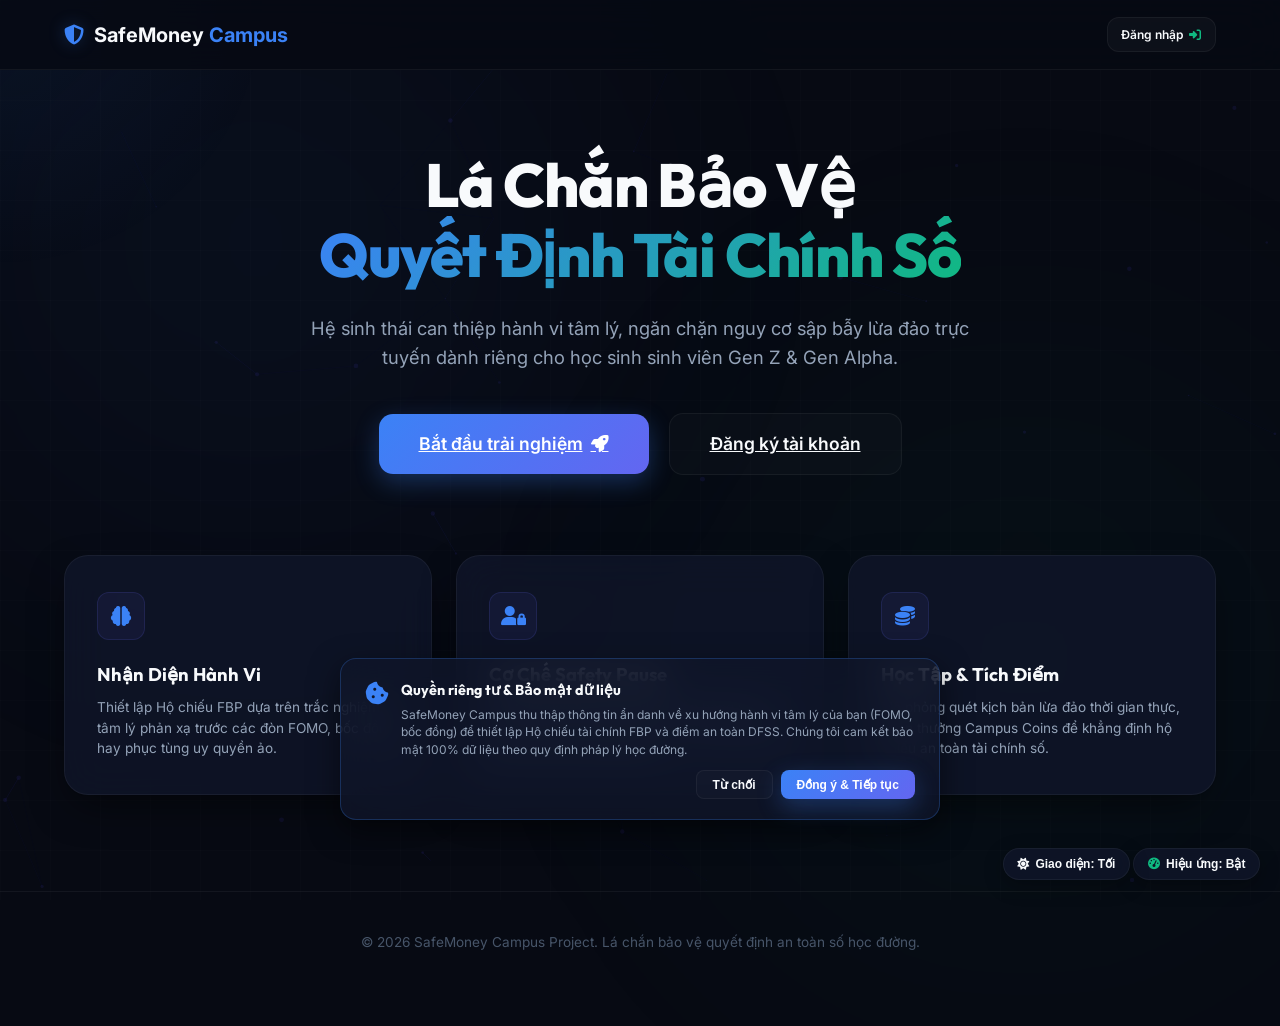
<file: index.html>
<!DOCTYPE html>
<html lang="vi">
<head>
    <meta charset="UTF-8">
    <meta name="viewport" content="width=device-width, initial-scale=1.0">
    <title>SafeMoney Campus | Lá Chắn Bảo Vệ Quyết Định Số</title>
    
    <!-- CSS and Fonts -->
    <link rel="stylesheet" href="./css/style.css">
    <link rel="stylesheet" href="https://cdnjs.cloudflare.com/ajax/libs/font-awesome/6.4.0/css/all.min.css">
</head>
<body>
    <!-- Network Particles Canvas -->
    <div id="particles-js" style="position: fixed; width: 100%; height: 100%; top: 0; left: 0; z-index: -3; pointer-events: none;"></div>
    
    <!-- Subtle Grid Scan background -->
    <div class="grid-bg"></div>
    
    <!-- Mouse Spotlight glow background -->
    <div class="mouse-glow"></div>

    <!-- Ambient Glows -->
    <div class="bg-glow bg-glow-1"></div>
    <div class="bg-glow bg-glow-2"></div>

    <!-- Simple Header -->
    <header class="app-header">
        <div class="container header-container">
            <div class="logo-box">
                <i class="fa-solid fa-shield-halved"></i>
                <div class="logo-text">SafeMoney<span> Campus</span></div>
            </div>
            
            <div class="header-stats" id="header-links">
                <!-- Swapped dynamically by JS -->
                <a href="./login.html" class="stat-tag score" style="text-decoration: none; color: var(--text-primary);">
                    Đăng nhập <i class="fa-solid fa-right-to-bracket"></i>
                </a>
            </div>
        </div>
    </header>

    <main class="container">
        <section class="landing-hero">
            <h1 class="hero-title">Lá Chắn Bảo Vệ <br><span>Quyết Định Tài Chính Số</span></h1>
            <p class="hero-lead">Hệ sinh thái can thiệp hành vi tâm lý, ngăn chặn nguy cơ sập bẫy lừa đảo trực tuyến dành riêng cho học sinh sinh viên Gen Z & Gen Alpha.</p>
            
            <div id="hero-actions">
                <a href="./login.html" class="btn btn-primary" style="font-size: 1.1rem; padding: 1rem 2.5rem; margin-right: 1rem;" id="btn-primary-action">
                    Bắt đầu trải nghiệm <i class="fa-solid fa-rocket"></i>
                </a>
                <a href="./login.html?tab=register" class="btn btn-secondary" style="font-size: 1.1rem; padding: 1rem 2.5rem;" id="btn-secondary-action">
                    Đăng ký tài khoản
                </a>
            </div>

            <!-- Features details block -->
            <div class="features-grid">
                <!-- Feature 1 -->
                <div class="feature-card glass-panel">
                    <div class="feature-icon"><i class="fa-solid fa-brain"></i></div>
                    <h3>Nhận Diện Hành Vi</h3>
                    <p>Thiết lập Hộ chiếu FBP dựa trên trắc nghiệm tâm lý phản xạ trước các đòn FOMO, bốc đồng hay phục tùng uy quyền ảo.</p>
                </div>
                <!-- Feature 2 -->
                <div class="feature-card glass-panel">
                    <div class="feature-icon"><i class="fa-solid fa-user-lock"></i></div>
                    <h3>Cơ Chế Safety Pause</h3>
                    <p>Ngắt đứt đòn thao túng khẩn cấp bằng màn hình đếm ngược khóa hành vi, mở rộng không gian tư duy lý trí phản biện.</p>
                </div>
                <!-- Feature 3 -->
                <div class="feature-card glass-panel">
                    <div class="feature-icon"><i class="fa-solid fa-coins"></i></div>
                    <h3>Học Tập & Tích Điểm</h3>
                    <p>Mô phỏng quét kịch bản lừa đảo thời gian thực, nhận thưởng Campus Coins để khẳng định hộ chiếu an toàn tài chính số.</p>
                </div>
            </div>
        </section>
    </main>

    <!-- Privacy / Cookie Consent Banner -->
    <div id="privacy-banner" class="glass-panel" style="position: fixed; bottom: 80px; left: 50%; transform: translateX(-50%); width: 90%; max-width: 600px; padding: 1.25rem 1.5rem; display: flex; flex-direction: column; gap: 12px; z-index: 1000; box-shadow: 0 10px 30px rgba(0,0,0,0.5); border: 1px solid rgba(59, 130, 246, 0.25); border-radius: 16px; backdrop-filter: blur(20px); transition: opacity 0.3s ease;">
        <div style="display: flex; align-items: flex-start; gap: 12px;">
            <i class="fa-solid fa-cookie-bite" style="color: var(--color-primary); font-size: 1.5rem; margin-top: 2px;"></i>
            <div>
                <h4 style="margin: 0; font-family: var(--font-heading); font-size: 0.9rem; font-weight: 700; color: var(--text-primary);">Quyền riêng tư & Bảo mật dữ liệu</h4>
                <p style="margin: 4px 0 0 0; color: var(--text-secondary); font-size: 0.75rem; line-height: 1.45;">SafeMoney Campus thu thập thông tin ẩn danh về xu hướng hành vi tâm lý của bạn (FOMO, bốc đồng) để thiết lập Hộ chiếu tài chính FBP và điểm an toàn DFSS. Chúng tôi cam kết bảo mật 100% dữ liệu theo quy định pháp lý học đường.</p>
            </div>
        </div>
        <div style="display: flex; justify-content: flex-end; gap: 8px;">
            <button class="btn btn-secondary" id="btn-privacy-decline" style="padding: 0.4rem 1rem; font-size: 0.75rem; border-radius: 8px;">Từ chối</button>
            <button class="btn btn-primary" id="btn-privacy-accept" style="padding: 0.4rem 1rem; font-size: 0.75rem; border-radius: 8px;">Đồng ý & Tiếp tục</button>
        </div>
    </div>

    <footer style="padding: 2.5rem 0; border-top: 1px solid var(--border-color); text-align: center; color: var(--text-muted); font-size: 0.85rem; margin-top: 3rem;">
        <div class="container">
            <p>&copy; 2026 SafeMoney Campus Project. Lá chắn bảo vệ quyết định an toàn số học đường.</p>
        </div>
    </footer>

    <!-- Scripts -->
    <script src="./assets/particles.min.js"></script>
    <script src="./js/script.js"></script>
    
    <script>
        document.addEventListener('DOMContentLoaded', () => {
            const currentUser = JSON.parse(localStorage.getItem('sm_current_user'));
            const headerLinks = document.getElementById('header-links');
            const heroActions = document.getElementById('hero-actions');
            
            if (currentUser) {
                const redirectPath = currentUser.isProfileCompleted ? './dashboard.html' : './onboarding.html';
                
                headerLinks.innerHTML = `
                    <a href="${redirectPath}" class="stat-tag score" style="text-decoration: none; color: var(--color-safe); font-weight:700;">
                        <i class="fa-solid fa-gauge-high"></i> Dashboard
                    </a>
                `;
                heroActions.innerHTML = `
                    <a href="${redirectPath}" class="btn btn-primary" style="font-size: 1.1rem; padding: 1rem 2.5rem;">
                        Truy cập ứng dụng <i class="fa-solid fa-arrow-right"></i>
                    </a>
                `;
            }

            // Cookie consent logic
            const banner = document.getElementById('privacy-banner');
            const acceptBtn = document.getElementById('btn-privacy-accept');
            const declineBtn = document.getElementById('btn-privacy-decline');

            if (localStorage.getItem('cookie_consent') === 'true') {
                banner.style.display = 'none';
            }

            acceptBtn.addEventListener('click', () => {
                localStorage.setItem('cookie_consent', 'true');
                banner.style.opacity = '0';
                setTimeout(() => banner.style.display = 'none', 300);
                if (window.showToast) window.showToast('Cảm ơn bạn đã chấp thuận chính sách bảo mật!', 'success');
            });

            declineBtn.addEventListener('click', () => {
                banner.style.opacity = '0';
                setTimeout(() => banner.style.display = 'none', 300);
                if (window.showToast) window.showToast('Bạn đã từ chối chia sẻ Cookies, một số cấu hình có thể không lưu trữ lâu dài.', 'warning');
            });
        });
    </script>
</body>
</html>
</file>
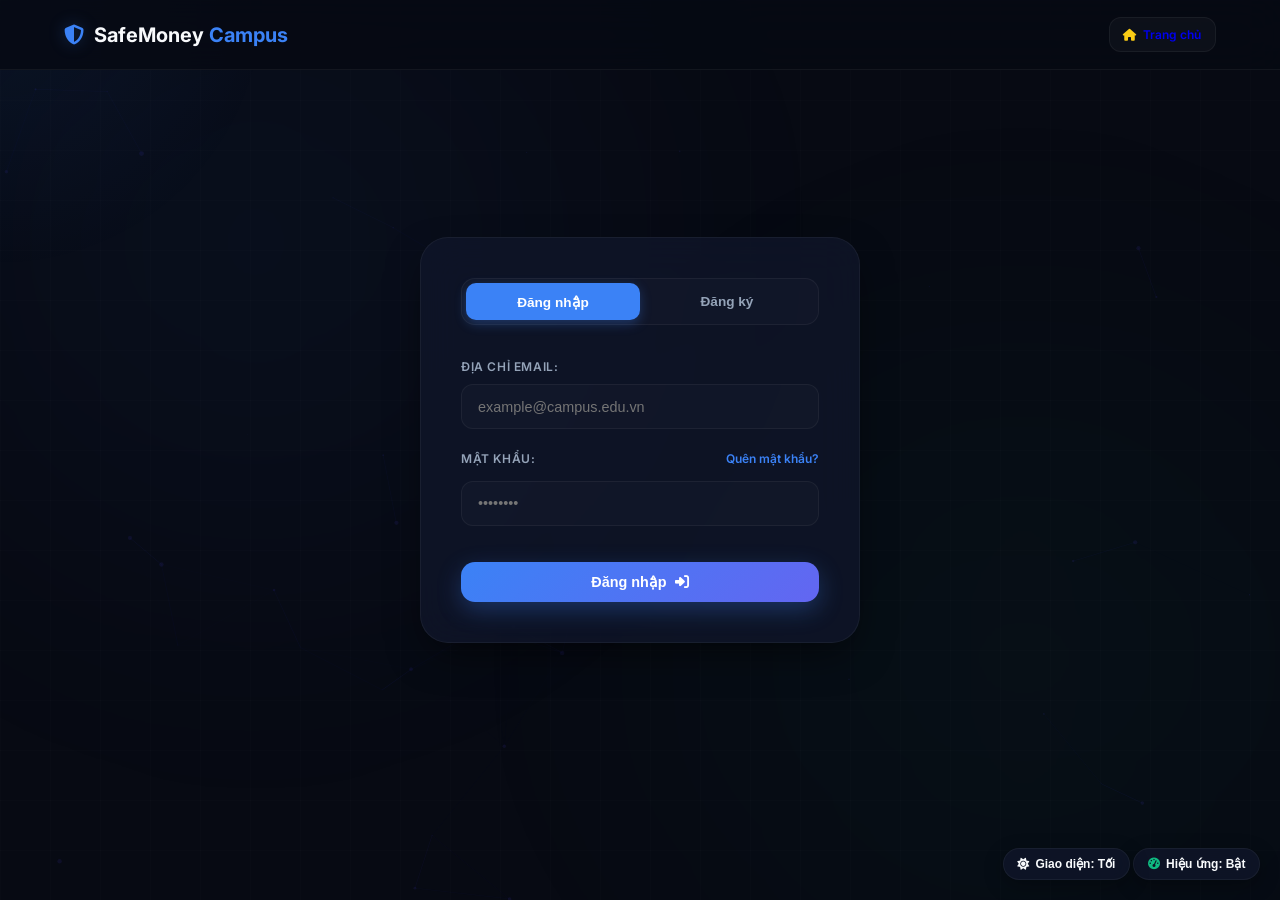
<file: dashboard.html>
<!DOCTYPE html>
<html lang="vi">
<head>
    <meta charset="UTF-8">
    <meta name="viewport" content="width=device-width, initial-scale=1.0">
    <title>SafeMoney Campus | Bảng Điều Khiển & Mô Phỏng</title>
    
    <!-- CSS and Fonts -->
    <link rel="stylesheet" href="./css/style.css">
    <link rel="stylesheet" href="https://cdnjs.cloudflare.com/ajax/libs/font-awesome/6.4.0/css/all.min.css">
    
    <style>
        /* Specific header controls overlay adjustments */
        .header-stats {
            display: flex;
            align-items: center;
            gap: 12px;
        }
        .header-btn {
            background: transparent;
            border: none;
            cursor: pointer;
            color: var(--text-primary);
            font-size: 0.95rem;
            display: flex;
            align-items: center;
            gap: 6px;
            padding: 0.4rem 0.75rem;
            border-radius: 10px;
            transition: var(--transition-smooth);
        }
        .header-btn:hover {
            background: rgba(255, 255, 255, 0.05);
        }
    </style>
</head>
<body>
    <!-- Network Particles Canvas -->
    <div id="particles-js" style="position: fixed; width: 100%; height: 100%; top: 0; left: 0; z-index: -3; pointer-events: none;"></div>
    
    <!-- Subtle Grid Scan background -->
    <div class="grid-bg"></div>
    
    <!-- Mouse Spotlight glow background -->
    <div class="mouse-glow"></div>

    <!-- Background glows -->
    <div class="bg-glow bg-glow-1"></div>
    <div class="bg-glow bg-glow-2"></div>

    <!-- App Header -->
    <header class="app-header" id="app-header">
        <div class="container header-container">
            <a href="./index.html" class="logo-box" style="text-decoration: none; color: inherit;">
                <i class="fa-solid fa-shield-halved"></i>
                <div class="logo-text">SafeMoney<span> Campus</span></div>
            </a>
            
            <div class="header-stats">
                <!-- DFSS Widget -->
                <div class="stat-tag score score-widget" title="Điểm an toàn tài chính số">
                    <i class="fa-solid fa-shield-heart"></i> <span id="header-dfss">60/100 DFSS</span>
                </div>
                
                <!-- Coin Widget -->
                <div class="stat-tag coins coins-widget" title="Campus Coins tích lũy">
                    <i class="fa-solid fa-coins"></i> <span id="header-coins">100 CC</span>
                </div>
                
                <!-- Account Selector dropdown wrapper -->
                <div class="accounts-dropdown-wrapper">
                    <button class="header-btn" id="btn-header-switcher" title="Chuyển đổi tài khoản">
                        <i class="fa-solid fa-circle-user" style="color: var(--color-primary); font-size: 1.2rem;"></i>
                        <i class="fa-solid fa-chevron-down" style="font-size: 0.65rem; color: var(--text-secondary);"></i>
                    </button>
                    
                    <div class="accounts-dropdown-panel" id="accounts-dropdown">
                        <div class="dropdown-title">Chuyển tài khoản</div>
                        <div id="accounts-list-container">
                            <!-- Switch buttons are rendered here dynamically -->
                        </div>
                        <a href="./login.html?tab=register" class="add-account-link">
                            <i class="fa-solid fa-plus"></i> Thêm tài khoản
                        </a>
                        <button class="logout-btn-dropdown" id="logout-btn-header" style="margin-top:8px; border-top: 1px solid var(--border-color); display:flex; align-items:center; gap:8px; width:100%; padding:0.6rem 0.75rem; background:transparent; border:none; color:#f87171; font-size:0.8rem; font-weight:600; cursor:pointer; border-radius:8px; transition:var(--transition-smooth);">
                            <i class="fa-solid fa-right-from-bracket"></i> Đăng xuất
                        </button>
                    </div>
                </div>
            </div>
        </div>
    </header>

    <main class="container" style="padding-top: 2rem;">
        <!-- Tab buttons -->
        <div style="display: flex; gap: 8px; border-bottom: 1px solid var(--border-color); padding-bottom: 8px; margin-bottom: 1.5rem;">
            <button class="auth-tab-btn active tab-btn" id="tab-btn-dashboard" style="max-width: 200px;">Bảng điều khiển</button>
            <button class="auth-tab-btn tab-btn" id="tab-btn-simulator" style="max-width: 200px;">Trình giả lập quét</button>
        </div>

        <!-- ========================================================================= -->
        <!-- VIEW 1: DEDICATED TELEMETRY DASHBOARD -->
        <!-- ========================================================================= -->
        <div class="view-panel active" id="panel-dashboard">
            <div class="dashboard-grid">
                
                <!-- Left: Donut DFSS Gauge Card -->
                <div class="dash-score-card glass-panel">
                    <div class="score-circle-container">
                        <div class="gauge-wrapper">
                            <svg class="gauge-svg" viewBox="0 0 160 160">
                                <circle class="gauge-bg" cx="80" cy="80" r="70"></circle>
                                <circle class="gauge-fill" id="dfss-fill" cx="80" cy="80" r="70"></circle>
                            </svg>
                            <div class="gauge-value" id="dfss-text-val">60<span>/100</span></div>
                        </div>
                        <h4 class="score-rating" id="lbl-score-rating">ĐANG PHÂN TÍCH...</h4>
                        <p class="score-desc" id="lbl-score-desc">Hệ thống đang tiến hành tính toán hồ sơ dữ liệu an toàn số của bạn.</p>
                    </div>
                </div>
                
                <!-- Middle: Financial Behavior Passport with SVG Radar Chart -->
                <div class="dash-passport-card glass-panel" style="overflow: hidden;">
                    <div class="passport-card-content">
                        <div class="passport-header">
                            <div>
                                <h3 style="font-family: var(--font-heading); font-size: 1.05rem; font-weight: 800; letter-spacing: 0.05em; color: var(--color-primary);">FBP PASSPORT</h3>
                                <span style="font-size: 0.6rem; color: var(--text-muted); font-weight: 700; letter-spacing: 0.1em;">FINANCIAL BEHAVIORAL PROFILE</span>
                            </div>
                            <div class="passport-chip" title="NFC Microchip an toàn"></div>
                        </div>
                        
                        <!-- Dual-column: Info details and spider-web graph -->
                        <div class="passport-grid-visual">
                            <div class="passport-details-column">
                                <div class="passport-row-item">
                                    <span>Chủ tài khoản (Holder)</span>
                                    <strong id="lbl-fullname">Tải dữ liệu...</strong>
                                </div>
                                <div class="passport-row-item">
                                    <span>Định danh email</span>
                                    <strong id="lbl-email" style="font-size: 0.75rem; word-break: break-all;">Tải dữ liệu...</strong>
                                </div>
                                <div class="passport-row-item">
                                    <span>Xếp hạng an toàn</span>
                                    <strong id="lbl-classification" style="color: var(--color-primary);">TIER 2 GUARD</strong>
                                </div>
                            </div>
                            
                            <!-- SVG dynamic Radar Chart -->
                            <div class="radar-box">
                                <svg class="radar-svg" viewBox="0 0 120 120">
                                    <!-- Back grid rings -->
                                    <circle class="radar-grid" cx="60" cy="60" r="40"></circle>
                                    <circle class="radar-grid" cx="60" cy="60" r="28"></circle>
                                    <circle class="radar-grid" cx="60" cy="60" r="16"></circle>
                                    
                                    <!-- Axes lines -->
                                    <!-- Top axis (FOMO) -->
                                    <line class="radar-axis" x1="60" y1="60" x2="60" y2="20"></line>
                                    <!-- Bottom Right axis (Impulsiveness) -->
                                    <line class="radar-axis" x1="60" y1="60" x2="94.6" y2="80"></line>
                                    <!-- Bottom Left axis (Authority Sensitivity) -->
                                    <line class="radar-axis" x1="60" y1="60" x2="25.4" y2="80"></line>
                                    
                                    <!-- Parameter text markers -->
                                    <text x="60" y="16" fill="var(--text-secondary)" font-size="6.5" font-weight="700" text-anchor="middle">FOMO</text>
                                    <text x="100" y="86" fill="var(--text-secondary)" font-size="6.5" font-weight="700" text-anchor="middle">BỐC ĐỒNG</text>
                                    <text x="20" y="86" fill="var(--text-secondary)" font-size="6.5" font-weight="700" text-anchor="middle">UY QUYỀN</text>
                                    
                                    <!-- Filled Dynamic Polygon representation -->
                                    <polygon class="radar-polygon" id="radar-poly" points="60,60 60,60 60,60"></polygon>
                                </svg>
                            </div>
                        </div>
                        
                        <!-- Core metrics summary stats -->
                        <div style="display: flex; justify-content: space-between; border-top: 1px solid var(--border-color); padding-top: 10px; margin-top: 10px; font-size: 0.7rem; color: var(--text-secondary);">
                            <div>FOMO: <strong id="lbl-fomo-val" style="color: var(--text-primary);">50%</strong></div>
                            <div>Bốc đồng: <strong id="lbl-imp-val" style="color: var(--text-primary);">50%</strong></div>
                            <div>Uy quyền: <strong id="lbl-aut-val" style="color: var(--text-primary);">50%</strong></div>
                        </div>
                    </div>
                </div>
                
                <!-- Right: Tasks / Rewards Ledger Card -->
                <div class="dash-rewards-card glass-panel">
                    <h3 style="font-family: var(--font-heading); font-size: 1rem; font-weight: 700; margin-bottom: 1rem;">Nhiệm vụ nhận Coins</h3>
                    <div class="ledger-wrapper">
                        <!-- Task 1 -->
                        <div class="ledger-row" id="ledger-task-1">
                            <div class="ledger-info">
                                <i class="fa-solid fa-id-card"></i>
                                <span>Khảo sát hồ sơ hành vi FBP</span>
                            </div>
                            <span class="coin-plus">+50 CC</span>
                        </div>
                        <!-- Task 2 -->
                        <div class="ledger-row" id="ledger-task-2">
                            <div class="ledger-info">
                                <i class="fa-solid fa-magnifying-glass-chart"></i>
                                <span>Quét tin nhắn đáng ngờ đầu tiên</span>
                            </div>
                            <span class="coin-plus">+20 CC</span>
                        </div>
                        <!-- Task 3 -->
                        <div class="ledger-row" id="ledger-task-3">
                            <div class="ledger-info">
                                <i class="fa-solid fa-ban"></i>
                                <span>Hủy giao dịch tại Safety Pause</span>
                            </div>
                            <span class="coin-plus">+30 CC</span>
                        </div>
                    </div>
                    
                    <div style="margin-top: 1.5rem; text-align: center; background: rgba(255,255,255,0.01); border: 1px dashed var(--border-color); border-radius: 12px; padding: 1rem;">
                        <span style="font-size: 0.65rem; color: var(--text-secondary); display: block; text-transform: uppercase; font-weight: 700;">Ví Campus Coins</span>
                        <strong id="dashboard-coins-val" style="font-size: 1.3rem; color: var(--color-coin); font-family: var(--font-heading); filter: drop-shadow(0 0 10px rgba(250,204,21,0.2));">100 CC</strong>
                    </div>
                </div>
            </div>

            <!-- Scanning transaction logs -->
            <div class="glass-panel" style="margin-top: 1.5rem; padding: 1.5rem 2rem;">
                <h3 style="font-family: var(--font-heading); font-size: 1rem; font-weight: 700; display: flex; align-items: center; gap: 8px; margin-bottom: 0.5rem;">
                    <i class="fa-solid fa-receipt" style="color: var(--color-primary);"></i> Nhật ký quét bảo mật
                </h3>
                <div class="history-table-container">
                    <table class="history-table">
                        <thead>
                            <tr>
                                <th style="width: 50%;">Nội dung tin nhắn</th>
                                <th style="width: 15%;">Rủi ro DRS</th>
                                <th style="width: 20%;">Quyết định</th>
                                <th style="width: 15%;">Thời gian</th>
                            </tr>
                        </thead>
                        <tbody id="scans-history-body">
                            <!-- Dynamic records synced here -->
                        </tbody>
                    </table>
                </div>
            </div>

            <!-- Dashboard footer logout button -->
            <div style="display: flex; justify-content: flex-end; margin-top: 1.5rem;">
                <button class="btn btn-restart" id="btn-logout-direct" style="padding: 0.55rem 1.25rem; font-size: 0.8rem; border-radius: 10px; color:#f87171; border-color: rgba(239, 68, 68, 0.15); background: rgba(239, 68, 68, 0.02);">
                    <i class="fa-solid fa-right-from-bracket"></i> Đăng xuất tài khoản
                </button>
            </div>
        </div>

        <!-- ========================================================================= -->
        <!-- VIEW 2: SCAM SIMULATOR SCANNER -->
        <!-- ========================================================================= -->
        <div class="view-panel" id="panel-simulator">
            <div class="simulator-layout">
                <!-- Simulator core scanning console -->
                <div class="sim-left-panel glass-panel">
                    <h2 style="font-family: var(--font-heading); font-size: 1.3rem; font-weight: 700; margin-bottom: 0.5rem; color: var(--color-primary);">Mô phỏng quét mã độc & tin nhắn lừa đảo</h2>
                    <p style="color: var(--text-secondary); font-size: 0.8rem; margin-bottom: 1.5rem;">Chọn một trong các kịch bản lừa đảo tài chính soạn sẵn ở bảng bên phải hoặc nhập một tin nhắn đáng ngờ tùy ý để kiểm tra chỉ số rủi ro quyết định.</p>
                    
                    <textarea class="text-input" id="text-input" placeholder="Chọn kịch bản lừa đảo hoặc dán nội dung tin nhắn đáng ngờ vào đây để phân tích..."></textarea>
                    
                    <div style="display: flex; gap: 10px; justify-content: flex-end;">
                        <button class="btn btn-secondary" id="btn-clear-text" onclick="document.getElementById('text-input').value = ''" style="padding: 0.7rem 1.25rem;">Xóa</button>
                        <button class="btn btn-primary" id="btn-start-scan" style="padding: 0.7rem 1.5rem;">
                            Quét phân tích AI <i class="fa-solid fa-wand-magic-sparkles"></i>
                        </button>
                    </div>
                </div>
                
                <!-- Dynamic simulator status side panel -->
                <div class="sim-right-panel glass-panel" style="min-height: 280px; justify-content: center;">
                    <!-- Placeholder status -->
                    <div id="placeholder-view" style="text-align: center; padding: 2rem 0;">
                        <i class="fa-solid fa-shield-halved" style="font-size: 3rem; color: var(--text-muted); margin-bottom: 1rem; animation: iconPulse 2s infinite alternate;"></i>
                        <p style="color: var(--text-secondary); font-size: 0.8rem; max-width: 220px; margin: 0 auto;">Chờ lệnh quét từ bảng điều khiển console...</p>
                    </div>
                    
                    <!-- Loading scanner progress -->
                    <div id="progress-view" class="scan-progress-box" style="display: none;">
                        <div class="progress-container">
                            <div class="inner-bar" id="inner-bar"></div>
                        </div>
                        <div class="step-log-list">
                            <div class="step-log-item" id="log-step-1">
                                <i class="fa-solid fa-circle-check"></i> Phân tích ngữ cảnh đe dọa / thúc giục
                            </div>
                            <div class="step-log-item" id="log-step-2">
                                <i class="fa-solid fa-circle-check"></i> Tra cứu danh bạ & IP máy chủ liên kết
                            </div>
                            <div class="step-log-item" id="log-step-3">
                                <i class="fa-solid fa-circle-check"></i> Lập chỉ số điểm rủi ro DRS tổng quát
                            </div>
                        </div>
                    </div>
                    
                    <!-- Result View output -->
                    <div id="result-view" style="display: none; animation: slideUpFade 0.4s ease;">
                        <div style="display: flex; align-items: center; justify-content: space-between; margin-bottom: 1rem; border-bottom: 1px solid var(--border-color); padding-bottom: 0.5rem;">
                            <span style="font-size: 0.7rem; color: var(--text-secondary); font-weight: 700; text-transform: uppercase;">Chỉ số Rủi ro quyết định (DRS)</span>
                            <strong id="lbl-result-drs" style="color: var(--color-danger); font-size: 1.15rem; font-family: var(--font-heading);">85/100</strong>
                        </div>
                        <h4 id="lbl-result-verdict" style="font-family: var(--font-heading); font-size: 1.05rem; font-weight: 700; margin-bottom: 0.5rem; color: var(--color-danger);">CẢNH BÁO NGUY HIỂM</h4>
                        <p id="lbl-result-desc" style="color: var(--text-secondary); font-size: 0.78rem; line-height: 1.5; margin-bottom: 1.25rem;">Nội dung chứa cấu trúc đe dọa khẩn cấp ép buộc chuyển tiền hoặc click link độc hại.</p>
                        
                        <div style="background: rgba(255,255,255,0.01); border: 1px solid var(--border-color); border-radius: 12px; padding: 0.75rem 1rem; font-size: 0.75rem; color: var(--text-secondary);">
                            <i class="fa-solid fa-circle-info" style="color: var(--color-primary); margin-right: 6px;"></i>
                            Mức điểm DRS lớn hơn 70 sẽ kích hoạt khóa can thiệp tâm lý Safety Pause.
                        </div>
                    </div>
                </div>
            </div>

            <!-- Scam Preset Scenarios Catalog -->
            <div class="glass-panel" style="margin-top: 1.5rem;">
                <h3 style="font-family: var(--font-heading); font-size: 1rem; font-weight: 700; margin-bottom: 1.25rem; display: flex; align-items: center; gap: 8px;">
                    <i class="fa-solid fa-list-check" style="color: var(--color-primary);"></i> Kịch bản lừa đảo mô phỏng
                </h3>
                <div class="scan-preset-list">
                    <!-- Preset 1 -->
                    <button class="preset-row" data-score="85" data-target="fomo" style="width: 100%; text-align: left; display: flex; align-items: center; justify-content: space-between;">
                        <span class="preset-text" style="font-weight: 600;">[Shopee] Voucher tặng thưởng sinh viên 50 triệu đồng sắp hết hạn chỉ trong 3 phút, click http://shopee-campus-voucher.gift để nhận!</span>
                        <span class="stat-tag score" style="color: var(--color-warning); font-size: 0.65rem;">FOMO (85 DRS)</span>
                    </button>
                    <!-- Preset 2 -->
                    <button class="preset-row" data-score="92" data-target="authority" style="width: 100%; text-align: left; display: flex; align-items: center; justify-content: space-between;">
                        <span class="preset-text" style="font-weight: 600;">[BIDV Alert] Tai khoan cua quy khach hien dang lien quan den an hanh vi rua tien. Vui long click nhap thong tin tai http://bidv-secure-verification.login de tránh bị phong tỏa.</span>
                        <span class="stat-tag score" style="color: var(--color-danger); font-size: 0.65rem;">UY QUYỀN (92 DRS)</span>
                    </button>
                    <!-- Preset 3 -->
                    <button class="preset-row" data-score="30" data-target="impulsiveness" style="width: 100%; text-align: left; display: flex; align-items: center; justify-content: space-between;">
                        <span class="preset-text" style="font-weight: 600;">[BK Campus] Thong bao: Lich dong hoc phi hoc ky 1 se duoc mo tu ngay mai tren he thong cong tin chính thuc SIS.</span>
                        <span class="stat-tag score" style="color: var(--color-safe); font-size: 0.65rem;">TIN NHẮN THƯỜNG (30 DRS)</span>
                    </button>
                </div>
            </div>
        </div>
    </main>

    <!-- ========================================================================= -->
    <!-- SAFETY PAUSE COUNTDOWN LOCK MODAL OVERLAY -->
    <!-- ========================================================================= -->
    <div class="safety-pause-overlay" id="safety-pause-modal">
        <div class="safety-pause-box">
            <div class="pause-icon">
                <i class="fa-solid fa-triangle-exclamation"></i>
            </div>
            
            <h2 class="pause-head-title">SAFETY PAUSE ACTIVATED</h2>
            <p class="pause-desc-lead">Hệ thống đang ngắt đòn thao túng khẩn cấp để bảo vệ giao dịch của bạn.</p>
            
            <!-- Self-reflection questions card -->
            <div class="reflection-question-card">
                <div class="ref-title">
                    <i class="fa-solid fa-lightbulb"></i> Câu hỏi tự vấn thức tỉnh tư duy lý trí:
                </div>
                <p class="ref-text" id="pause-question">Tại sao họ lại liên tục ép buộc bạn phải thực hiện giao dịch khẩn cấp này mà không cho phép bạn kiểm tra chéo độc lập?</p>
            </div>
            
            <!-- Countdown circle loader -->
            <div class="timer-ring-container">
                <svg class="timer-svg" viewBox="0 0 100 100">
                    <circle class="timer-ring-bg" cx="50" cy="50" r="45"></circle>
                    <circle class="timer-ring-fill" id="timer-ring-fill" cx="50" cy="50" r="45"></circle>
                </svg>
                <div class="timer-text-display" id="timer-text">30</div>
            </div>
            
            <div class="pause-buttons-wrap">
                <button type="button" class="btn btn-abort-action" id="btn-pause-abort">
                    <i class="fa-solid fa-ban"></i> Hủy giao dịch (Khuyên dùng)
                </button>
                <button type="button" class="btn btn-continue-action" id="btn-pause-continue" disabled>
                    <span>Tiếp tục giao dịch (Bị khóa)</span> <i class="fa-solid fa-triangle-exclamation"></i>
                </button>
            </div>
        </div>
    </div>

    <!-- Scripts -->
    <script src="./assets/particles.min.js"></script>
    <script src="./js/script.js"></script>
</body>
</html>
</file>
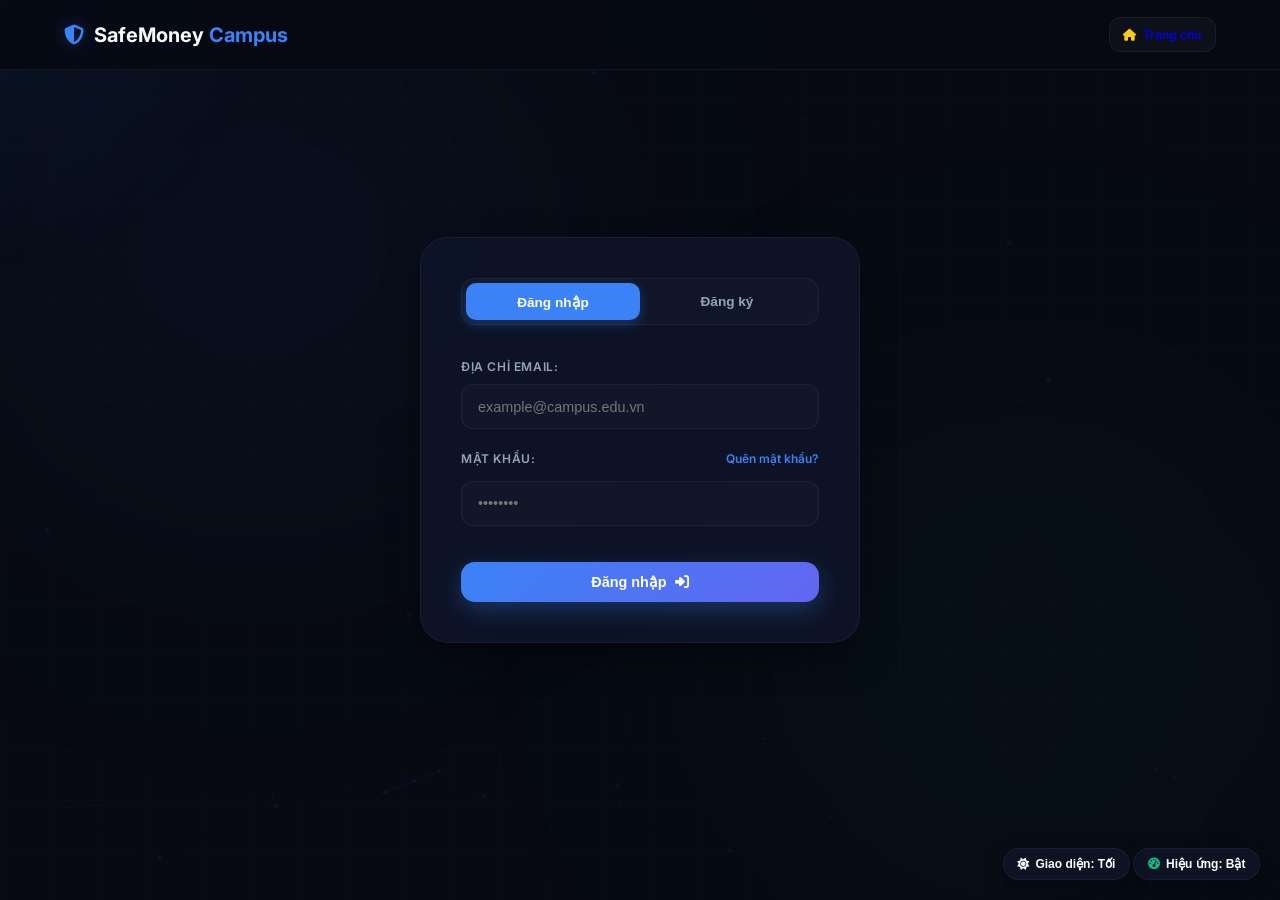
<file: login.html>
<!DOCTYPE html>
<html lang="vi">
<head>
    <meta charset="UTF-8">
    <meta name="viewport" content="width=device-width, initial-scale=1.0">
    <title>SafeMoney Campus | Đăng Nhập & Xác Thực</title>
    
    <!-- CSS and Fonts -->
    <link rel="stylesheet" href="./css/style.css">
    <link rel="stylesheet" href="https://cdnjs.cloudflare.com/ajax/libs/font-awesome/6.4.0/css/all.min.css">
</head>
<body>
    <!-- Network Particles Canvas -->
    <div id="particles-js" style="position: fixed; width: 100%; height: 100%; top: 0; left: 0; z-index: -3; pointer-events: none;"></div>
    
    <!-- Subtle Grid Scan background -->
    <div class="grid-bg"></div>
    
    <!-- Mouse Spotlight glow background -->
    <div class="mouse-glow"></div>

    <!-- Glow BGs -->
    <div class="bg-glow bg-glow-1"></div>
    <div class="bg-glow bg-glow-2"></div>

    <header class="app-header">
        <div class="container header-container">
            <a href="./index.html" class="logo-box" style="text-decoration: none; color: inherit;">
                <i class="fa-solid fa-shield-halved"></i>
                <div class="logo-text">SafeMoney<span> Campus</span></div>
            </a>
            <div class="header-stats">
                <a href="./index.html" class="stat-tag coins" style="text-decoration: none;">
                    <i class="fa-solid fa-house"></i> Trang chủ
                </a>
            </div>
        </div>
    </header>

    <main class="container">
        <section class="auth-wrapper">
            <div class="auth-card glass-panel">
                <div class="auth-tabs">
                    <button class="auth-tab-btn active" id="tab-btn-login">Đăng nhập</button>
                    <button class="auth-tab-btn" id="tab-btn-register">Đăng ký</button>
                </div>
                
                <!-- Feedback error messaging -->
                <div class="auth-error-alert" id="auth-alert"></div>

                <!-- Login Form -->
                <form id="form-login" class="auth-form-panel active">
                    <div class="slider-group">
                        <label class="form-label-auth" for="login-username">Địa chỉ Email:</label>
                        <input type="email" id="login-username" class="form-input-auth" placeholder="example@campus.edu.vn" required>
                    </div>
                    <div class="slider-group">
                        <div style="display: flex; justify-content: space-between; align-items: center; margin-bottom: 4px;">
                            <label class="form-label-auth" for="login-pass" style="margin-bottom: 0;">Mật khẩu:</label>
                            <a href="#" id="link-forgot-pw" style="color: var(--color-primary); font-size: 0.75rem; text-decoration: none; font-weight: 600;">Quên mật khẩu?</a>
                        </div>
                        <input type="password" id="login-pass" class="form-input-auth" placeholder="••••••••" required>
                    </div>
                    <button type="submit" class="btn btn-primary" style="justify-content: center; margin-top: 1rem;" id="login-submit-btn">
                        <span>Đăng nhập</span> <i class="fa-solid fa-right-to-bracket"></i>
                    </button>
                </form>
                
                <!-- Register Form -->
                <form id="form-register" class="auth-form-panel">
                    <div class="slider-group">
                        <label class="form-label-auth" for="reg-fullname">Họ và tên của bạn:</label>
                        <input type="text" id="reg-fullname" class="form-input-auth" placeholder="Nguyễn Văn Long" required>
                    </div>
                    <div class="slider-group">
                        <label class="form-label-auth" for="reg-username">Địa chỉ Email:</label>
                        <input type="email" id="reg-username" class="form-input-auth" placeholder="example@campus.edu.vn" required>
                    </div>
                    <div class="slider-group">
                        <label class="form-label-auth" for="reg-pass">Mật khẩu bảo mật:</label>
                        <input type="password" id="reg-pass" class="form-input-auth" placeholder="Tạo mật khẩu..." required minlength="6">
                    </div>
                    <button type="submit" class="btn btn-primary" style="justify-content: center; margin-top: 1rem;" id="reg-submit-btn">
                        <span>Đăng ký tài khoản</span> <i class="fa-solid fa-user-plus"></i>
                    </button>
                </form>

                <!-- Forgot Password Form -->
                <form id="form-forgot-pw" class="auth-form-panel">
                    <h3 style="font-family: var(--font-heading); font-size: 1.1rem; margin-bottom: 0.25rem;">Khôi phục mật khẩu</h3>
                    <p style="color: var(--text-secondary); font-size: 0.75rem; margin-bottom: 1.25rem; line-height: 1.4;">Nhập email đăng ký của bạn. Hệ thống sẽ tạo liên kết khôi phục dùng thử.</p>
                    
                    <div class="slider-group">
                        <label class="form-label-auth" for="forgot-email">Địa chỉ Email:</label>
                        <input type="email" id="forgot-email" class="form-input-auth" placeholder="example@campus.edu.vn" required>
                    </div>
                    
                    <div style="display: flex; gap: 0.75rem; margin-top: 1rem;">
                        <button type="button" class="btn btn-restart" id="btn-forgot-back" style="flex: 1; padding: 0.75rem; justify-content: center;">
                            Quay lại
                        </button>
                        <button type="submit" class="btn btn-primary" id="btn-forgot-submit" style="flex: 2; padding: 0.75rem; justify-content: center;">
                            <span>Gửi yêu cầu</span> <i class="fa-solid fa-paper-plane"></i>
                        </button>
                    </div>
                </form>
            </div>
        </section>
    </main>

    <!-- Scripts -->
    <script src="./assets/particles.min.js"></script>
    <script src="./js/script.js"></script>
</body>
</html>
</file>
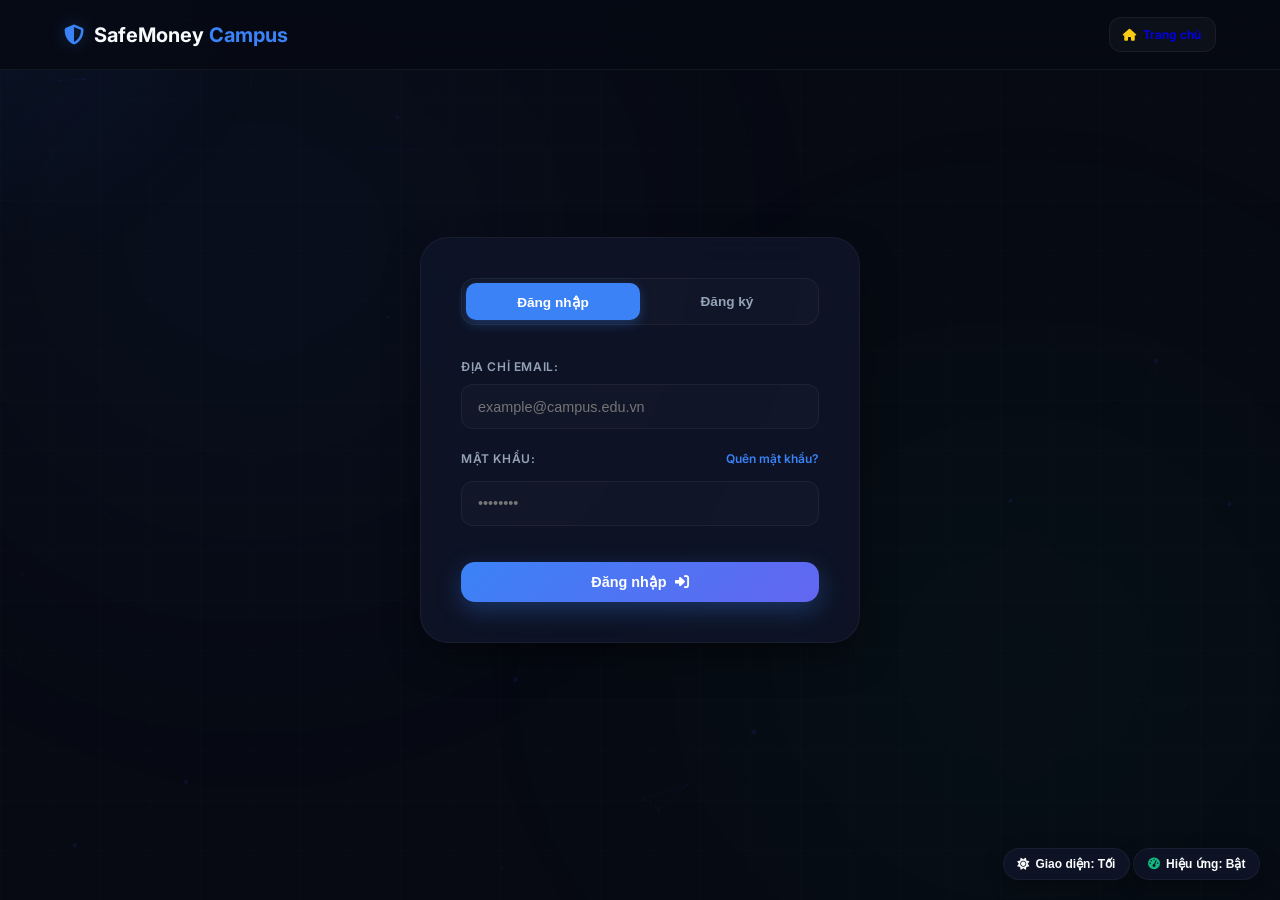
<file: onboarding.html>
<!DOCTYPE html>
<html lang="vi">
<head>
    <meta charset="UTF-8">
    <meta name="viewport" content="width=device-width, initial-scale=1.0">
    <title>SafeMoney Campus | Thiết Lập Hồ Sơ Hành Vi</title>
    
    <!-- CSS and Fonts -->
    <link rel="stylesheet" href="./css/style.css">
    <link rel="stylesheet" href="https://cdnjs.cloudflare.com/ajax/libs/font-awesome/6.4.0/css/all.min.css">
</head>
<body>
    <!-- Network Particles Canvas -->
    <div id="particles-js" style="position: fixed; width: 100%; height: 100%; top: 0; left: 0; z-index: -3; pointer-events: none;"></div>
    
    <!-- Subtle Grid Scan background -->
    <div class="grid-bg"></div>
    
    <!-- Mouse Spotlight glow background -->
    <div class="mouse-glow"></div>

    <div class="bg-glow bg-glow-1"></div>
    <div class="bg-glow bg-glow-2"></div>

    <!-- Header bar -->
    <header class="app-header">
        <div class="container header-container">
            <div class="logo-box">
                <i class="fa-solid fa-shield-halved"></i>
                <div class="logo-text">SafeMoney<span> Campus</span></div>
            </div>
            
            <div class="header-stats">
                <div class="stat-tag score" id="header-user-tag">
                    <i class="fa-solid fa-user-clock"></i> Khảo sát ban đầu
                </div>
            </div>
        </div>
    </header>

    <main class="container" style="padding-top: 3rem;">
        <div class="setup-layout">
            <!-- Quiz card panel -->
            <div class="setup-card glass-panel" style="min-height: 400px; display: flex; flex-direction: column; justify-content: space-between;">
                <div id="quiz-container">
                    <!-- Quiz Header & progress -->
                    <div style="display: flex; justify-content: space-between; align-items: center; margin-bottom: 1.5rem; border-bottom: 1px solid var(--border-color); padding-bottom: 0.75rem;">
                        <span id="quiz-progress" style="font-size: 0.8rem; font-weight: 700; color: var(--color-primary); text-transform: uppercase; letter-spacing: 0.05em;">Câu hỏi 1 / 3</span>
                        <div style="width: 100px; height: 6px; background: rgba(255,255,255,0.05); border-radius: 3px; overflow: hidden;">
                            <div id="quiz-progress-bar" style="width: 33%; height: 100%; background: var(--color-primary); transition: width 0.3s ease;"></div>
                        </div>
                    </div>
                    
                    <!-- Question text -->
                    <h3 id="quiz-question-title" style="font-family: var(--font-heading); font-size: 1.2rem; font-weight: 700; margin-bottom: 1.5rem; line-height: 1.45; color: var(--text-primary);">Câu hỏi đang tải...</h3>
                    
                    <!-- Answers list -->
                    <div id="quiz-answers" style="display: flex; flex-direction: column; gap: 12px; margin-bottom: 2rem;">
                        <!-- Dynamic buttons loaded here -->
                    </div>
                    
                    <!-- Back navigation -->
                    <div style="display: flex; justify-content: flex-start;">
                        <button class="btn btn-restart" id="btn-quiz-back" style="display: none; padding: 0.5rem 1.25rem; font-size: 0.8rem;">
                            <i class="fa-solid fa-arrow-left"></i> Quay lại
                        </button>
                    </div>
                </div>
                
                <!-- Quiz Complete Result Summary -->
                <div id="quiz-result" style="display: none; text-align: center; width: 100%;">
                    <div style="font-size: 3rem; color: var(--color-safe); margin-bottom: 1rem; filter: drop-shadow(0 0 10px var(--color-safe-glow));">
                        <i class="fa-solid fa-circle-check"></i>
                    </div>
                    <h3 style="font-family: var(--font-heading); font-size: 1.4rem; font-weight: 700; margin-bottom: 0.5rem;">Khảo sát hoàn tất!</h3>
                    <p style="color: var(--text-secondary); font-size: 0.85rem; margin-bottom: 2rem;">Hệ thống đã phân tích các điểm mù tâm lý trong quyết định tài chính của bạn:</p>
                    
                    <div style="display: flex; justify-content: center; gap: 1rem; flex-wrap: wrap; margin-bottom: 2.25rem;">
                        <div style="background: rgba(255,255,255,0.02); border: 1px solid var(--border-color); border-radius: 14px; padding: 0.85rem 1.25rem; min-width: 100px; flex: 1;">
                            <span style="font-size: 0.65rem; color: var(--text-secondary); display: block; text-transform: uppercase; font-weight: 700; margin-bottom: 4px;">FOMO</span>
                            <strong id="result-fomo" style="font-size: 1.3rem; color: var(--color-primary);">50%</strong>
                        </div>
                        <div style="background: rgba(255,255,255,0.02); border: 1px solid var(--border-color); border-radius: 14px; padding: 0.85rem 1.25rem; min-width: 100px; flex: 1;">
                            <span style="font-size: 0.65rem; color: var(--text-secondary); display: block; text-transform: uppercase; font-weight: 700; margin-bottom: 4px;">BỐC ĐỒNG</span>
                            <strong id="result-imp" style="font-size: 1.3rem; color: var(--color-primary);">50%</strong>
                        </div>
                        <div style="background: rgba(255,255,255,0.02); border: 1px solid var(--border-color); border-radius: 14px; padding: 0.85rem 1.25rem; min-width: 100px; flex: 1;">
                            <span style="font-size: 0.65rem; color: var(--text-secondary); display: block; text-transform: uppercase; font-weight: 700; margin-bottom: 4px;">UY QUYỀN</span>
                            <strong id="result-aut" style="font-size: 1.3rem; color: var(--color-primary);">50%</strong>
                        </div>
                    </div>
                    
                    <button class="btn btn-primary" id="btn-quiz-submit" style="width: 100%; justify-content: center; padding: 0.95rem;">
                        Nhận Hộ Chiếu & Tích Lũy Điểm <i class="fa-solid fa-arrow-right-to-bracket"></i>
                    </button>
                </div>
            </div>

            <!-- Informational sidebar -->
            <div class="instruction-side-card glass-panel">
                <h3><i class="fa-solid fa-brain" style="color: var(--color-primary);"></i> Trắc nghiệm hành vi</h3>
                <p>Khác với khảo sát tĩnh thông thường, các câu hỏi trên được biên soạn bởi các chuyên gia tâm lý học hành vi nhằm bộc lộ phản ứng vô thức của bạn trước các kịch bản lừa đảo khẩn cấp.</p>
                <p>Kết quả khảo sát này sẽ lập sơ đồ <strong>Hộ chiếu FBP</strong> và đồng bộ với điểm an toàn số <strong>DFSS</strong> của bạn trên Dashboard.</p>
            </div>
        </div>
    </main>

    <!-- Scripts -->
    <script src="./assets/particles.min.js"></script>
    <script src="./js/script.js"></script>
    <script>
        document.addEventListener('DOMContentLoaded', () => {
            const currentUser = JSON.parse(localStorage.getItem('sm_current_user'));
            if (currentUser) {
                document.getElementById('header-user-tag').innerHTML = `
                    <i class="fa-solid fa-user-clock"></i> Chào ${currentUser.fullname}
                `;
            }
        });
    </script>
</body>
</html>
</file>
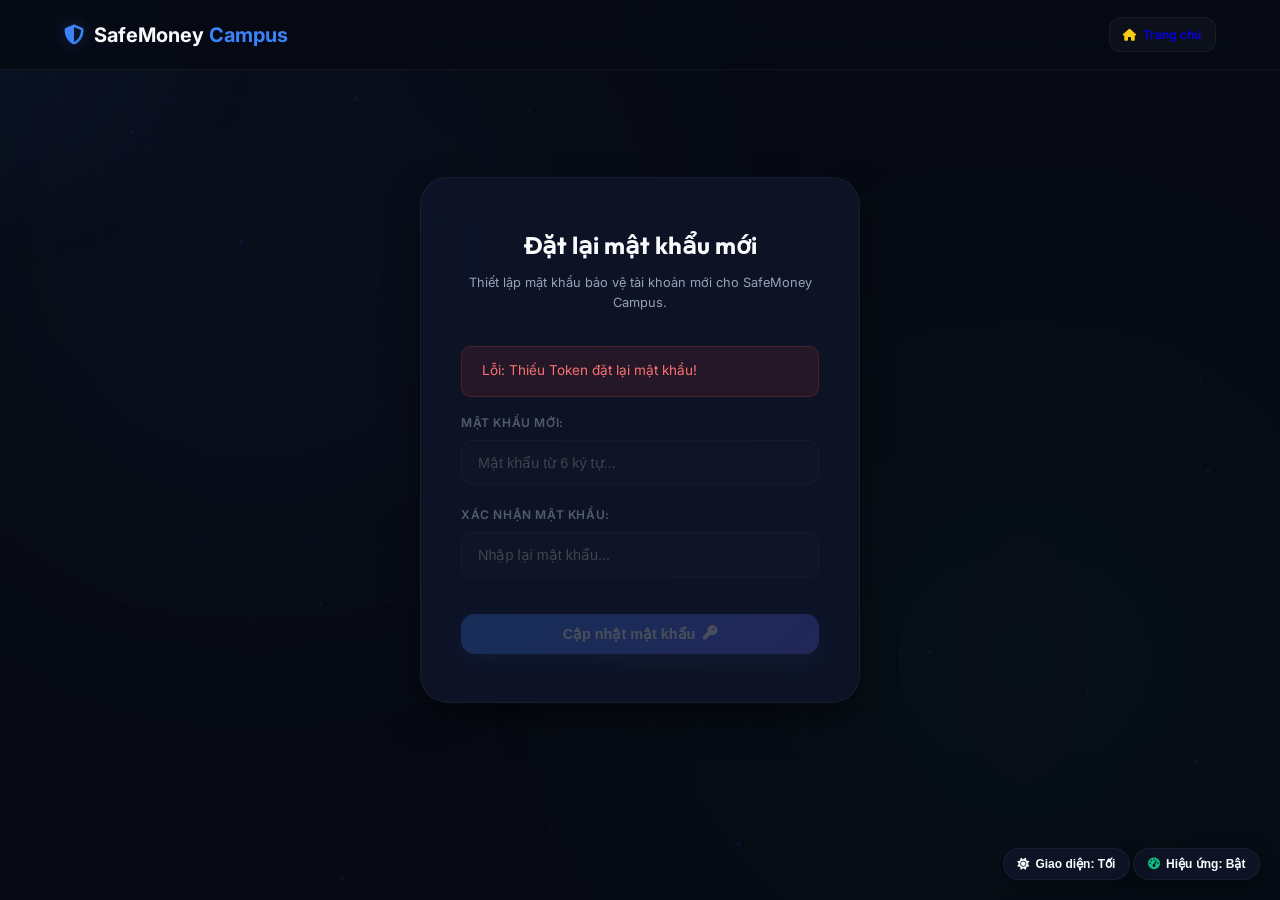
<file: reset-password.html>
<!DOCTYPE html>
<html lang="vi">
<head>
    <meta charset="UTF-8">
    <meta name="viewport" content="width=device-width, initial-scale=1.0">
    <title>SafeMoney Campus | Đặt Lại Mật Khẩu</title>
    
    <!-- CSS and Fonts -->
    <link rel="stylesheet" href="./css/style.css">
    <link rel="stylesheet" href="https://cdnjs.cloudflare.com/ajax/libs/font-awesome/6.4.0/css/all.min.css">
</head>
<body>
    <!-- Network Particles Canvas -->
    <div id="particles-js" style="position: fixed; width: 100%; height: 100%; top: 0; left: 0; z-index: -3; pointer-events: none;"></div>
    
    <!-- Subtle Grid Scan background -->
    <div class="grid-bg"></div>
    
    <!-- Mouse Spotlight glow background -->
    <div class="mouse-glow"></div>

    <!-- Glow BGs -->
    <div class="bg-glow bg-glow-1"></div>
    <div class="bg-glow bg-glow-2"></div>

    <header class="app-header">
        <div class="container header-container">
            <a href="./index.html" class="logo-box" style="text-decoration: none; color: inherit;">
                <i class="fa-solid fa-shield-halved"></i>
                <div class="logo-text">SafeMoney<span> Campus</span></div>
            </a>
            <div class="header-stats">
                <a href="./index.html" class="stat-tag coins" style="text-decoration: none;">
                    <i class="fa-solid fa-house"></i> Trang chủ
                </a>
            </div>
        </div>
    </header>

    <main class="container">
        <section class="auth-wrapper">
            <div class="auth-card glass-panel" style="padding: 3rem 2.5rem;">
                <h2 style="font-family: var(--font-heading); font-size: 1.5rem; margin-bottom: 0.5rem; text-align: center;">Đặt lại mật khẩu mới</h2>
                <p style="color: var(--text-secondary); font-size: 0.8rem; text-align: center; margin-bottom: 2rem;">Thiết lập mật khẩu bảo vệ tài khoản mới cho SafeMoney Campus.</p>
                
                <div class="auth-error-alert" id="auth-alert"></div>

                <form id="form-reset-pw" class="auth-form-panel active">
                    <div class="slider-group">
                        <label class="form-label-auth" for="new-pass">Mật khẩu mới:</label>
                        <input type="password" id="new-pass" class="form-input-auth" placeholder="Mật khẩu từ 6 ký tự..." required minlength="6">
                    </div>
                    
                    <div class="slider-group">
                        <label class="form-label-auth" for="confirm-pass">Xác nhận mật khẩu:</label>
                        <input type="password" id="confirm-pass" class="form-input-auth" placeholder="Nhập lại mật khẩu..." required minlength="6">
                    </div>
                    
                    <button type="submit" class="btn btn-primary" style="justify-content: center; margin-top: 1rem;" id="reset-submit-btn">
                        <span>Cập nhật mật khẩu</span> <i class="fa-solid fa-key"></i>
                    </button>
                </form>
            </div>
        </section>
    </main>

    <!-- Scripts -->
    <script src="./assets/particles.min.js"></script>
    <script src="./js/script.js"></script>
</body>
</html>
</file>
<file: css/style.css>
@import url('https://fonts.googleapis.com/css2?family=Inter:wght@300;400;500;600;700;800&family=Outfit:wght@400;500;600;700;800&display=swap');

:root {
    --bg-dark: #070a13;
    --bg-card: rgba(15, 22, 42, 0.8);
    --border-color: rgba(255, 255, 255, 0.05);
    --border-glow: rgba(59, 130, 246, 0.15);
    
    --text-primary: #f8fafc;
    --text-secondary: #94a3b8;
    --text-muted: #475569;
    
    --color-primary: #3b82f6;     /* Trustworthy Blue */
    --color-primary-glow: rgba(59, 130, 246, 0.3);
    --color-safe: #10b981;        /* Emerald Green */
    --color-safe-glow: rgba(16, 185, 129, 0.25);
    --color-warning: #f59e0b;     /* Warning Amber */
    --color-danger: #ef4444;      /* Alert Crimson */
    --color-danger-glow: rgba(239, 68, 68, 0.4);
    --color-coin: #facc15;        /* Gold Coins */
    
    --font-heading: 'Outfit', sans-serif;
    --font-body: 'Inter', sans-serif;
    
    --card-shadow: 0 16px 40px -10px rgba(0, 0, 0, 0.6);
    --transition-smooth: all 0.4s cubic-bezier(0.16, 1, 0.3, 1);
}

/* Base resets */
* {
    margin: 0;
    padding: 0;
    box-sizing: border-box;
    -webkit-tap-highlight-color: transparent;
}

body {
    background-color: var(--bg-dark);
    color: var(--text-primary);
    font-family: var(--font-body);
    overflow-x: hidden;
    line-height: 1.6;
    min-height: 100vh;
    padding-bottom: 2rem;
    transition: background-color 0.4s ease, color 0.4s ease;
}

.container {
    width: 100%;
    max-width: 1200px;
    margin: 0 auto;
    padding: 0 1.5rem;
}

/* Background elements */
.bg-glow {
    position: fixed;
    width: 80vw;
    height: 80vw;
    border-radius: 50%;
    z-index: -2;
    pointer-events: none;
    filter: blur(100px);
}
.bg-glow-1 {
    top: -30%;
    left: -20%;
    background: radial-gradient(circle, rgba(59, 130, 246, 0.05) 0%, rgba(0,0,0,0) 70%);
}
.bg-glow-2 {
    bottom: -30%;
    right: -20%;
    background: radial-gradient(circle, rgba(16, 185, 129, 0.04) 0%, rgba(0,0,0,0) 70%);
}

.glass-panel {
    background: var(--bg-card);
    backdrop-filter: blur(20px);
    -webkit-backdrop-filter: blur(20px);
    border: 1px solid var(--border-color);
    border-radius: 24px;
    box-shadow: var(--card-shadow);
    transition: var(--transition-smooth);
    padding: 1.75rem;
}
.glass-panel:hover {
    border-color: var(--border-glow);
    box-shadow: 0 20px 48px rgba(0, 0, 0, 0.5);
}

/* Header */
.app-header {
    background: rgba(7, 10, 19, 0.85);
    backdrop-filter: blur(20px);
    -webkit-backdrop-filter: blur(20px);
    border-bottom: 1px solid var(--border-color);
    height: 70px;
    display: flex;
    align-items: center;
    position: sticky;
    top: 0;
    z-index: 100;
}
.header-container {
    display: flex;
    justify-content: space-between;
    align-items: center;
    width: 100%;
}
.logo-box {
    display: flex;
    align-items: center;
    gap: 10px;
    font-size: 1.25rem;
    font-weight: 700;
    color: var(--text-primary);
}
.logo-box i {
    color: var(--color-primary);
    filter: drop-shadow(0 0 8px var(--color-primary-glow));
}
.logo-text span {
    color: var(--color-primary);
}

.header-stats {
    display: flex;
    align-items: center;
    gap: 12px;
}
.stat-tag {
    background: rgba(255, 255, 255, 0.03);
    border: 1px solid var(--border-color);
    border-radius: 12px;
    padding: 0.45rem 0.85rem;
    font-size: 0.75rem;
    font-weight: 600;
    display: flex;
    align-items: center;
    gap: 6px;
    transition: var(--transition-smooth);
}
.stat-tag.coins i {
    color: var(--color-coin);
}
.stat-tag.score i {
    color: var(--color-safe);
}

/* Account dropdown switcher style */
.accounts-dropdown-wrapper {
    position: relative;
}
.accounts-dropdown-panel {
    display: none;
    position: absolute;
    top: 110%;
    right: 0;
    width: 250px;
    background: rgba(15, 22, 42, 0.95);
    backdrop-filter: blur(25px);
    border: 1px solid var(--border-color);
    border-radius: 12px;
    box-shadow: 0 10px 25px rgba(0,0,0,0.5);
    z-index: 150;
    padding: 0.75rem;
    animation: slideUpFade 0.25s ease;
}
.accounts-dropdown-panel.active {
    display: block;
}
.dropdown-title {
    font-size: 0.65rem;
    color: var(--text-secondary);
    text-transform: uppercase;
    letter-spacing: 0.05em;
    padding-bottom: 6px;
    border-bottom: 1px solid var(--border-color);
    margin-bottom: 8px;
    font-weight: 700;
}
.account-item-btn {
    width: 100%;
    padding: 0.6rem 0.75rem;
    background: transparent;
    border: none;
    color: var(--text-secondary);
    font-size: 0.8rem;
    text-align: left;
    cursor: pointer;
    border-radius: 8px;
    display: flex;
    align-items: center;
    justify-content: space-between;
    transition: var(--transition-smooth);
}
.account-item-btn:hover {
    background: rgba(255, 255, 255, 0.03);
    color: var(--text-primary);
}
.account-item-btn.active {
    color: var(--color-primary);
    font-weight: 700;
    background: rgba(99, 102, 241, 0.05);
}
.add-account-link {
    display: flex;
    align-items: center;
    gap: 8px;
    padding: 0.6rem 0.75rem;
    color: var(--color-safe);
    font-size: 0.8rem;
    font-weight: 600;
    text-decoration: none;
    border-top: 1px solid var(--border-color);
    margin-top: 8px;
    border-radius: 8px;
    transition: var(--transition-smooth);
}
.add-account-link:hover {
    background: rgba(16, 185, 129, 0.05);
}

/* Authentication Page layout */
.auth-wrapper {
    display: flex;
    justify-content: center;
    align-items: center;
    min-height: calc(100vh - 160px);
}
.auth-card {
    width: 100%;
    max-width: 440px;
    padding: 2.5rem;
    border-radius: 28px;
    animation: slideUpFade 0.6s cubic-bezier(0.16, 1, 0.3, 1);
}
.auth-tabs {
    display: flex;
    background: rgba(255, 255, 255, 0.02);
    border: 1px solid var(--border-color);
    border-radius: 14px;
    padding: 4px;
    margin-bottom: 2rem;
}
.auth-tab-btn {
    flex: 1;
    background: transparent;
    border: none;
    color: var(--text-secondary);
    padding: 0.65rem;
    font-size: 0.85rem;
    font-weight: 600;
    border-radius: 10px;
    cursor: pointer;
    transition: var(--transition-smooth);
}
.auth-tab-btn.active {
    background: var(--color-primary);
    color: white;
    box-shadow: 0 4px 12px var(--color-primary-glow);
}
.auth-form-panel {
    display: none;
}
.auth-form-panel.active {
    display: flex;
    flex-direction: column;
}
.auth-error-alert {
    display: none;
    padding: 0.85rem 1.25rem;
    background: rgba(239, 68, 68, 0.1);
    color: #f87171;
    border: 1px solid rgba(239, 68, 68, 0.2);
    border-radius: 10px;
    font-size: 0.85rem;
    margin-bottom: 1rem;
}

.slider-group {
    display: flex;
    flex-direction: column;
    gap: 8px;
    margin-bottom: 1.25rem;
}
.form-label-auth {
    font-size: 0.75rem;
    font-weight: 600;
    color: var(--text-secondary);
    text-transform: uppercase;
    letter-spacing: 0.05em;
}
.form-input-auth {
    background: rgba(255, 255, 255, 0.02);
    border: 1px solid var(--border-color);
    border-radius: 12px;
    padding: 0.85rem 1rem;
    color: white;
    font-size: 0.9rem;
    outline: none;
    transition: var(--transition-smooth);
}
.form-input-auth:focus {
    border-color: var(--color-primary);
    box-shadow: 0 0 10px var(--color-primary-glow);
}

/* General buttons */
.btn {
    display: inline-flex;
    align-items: center;
    gap: 8px;
    padding: 0.75rem 1.5rem;
    border-radius: 14px;
    font-weight: 600;
    font-size: 0.9rem;
    cursor: pointer;
    transition: var(--transition-smooth);
    border: none;
}
.btn-primary {
    background: linear-gradient(135deg, var(--color-primary), #6366f1);
    color: white;
    box-shadow: 0 8px 24px var(--color-primary-glow);
}
.btn-primary:hover {
    transform: translateY(-2px);
    box-shadow: 0 12px 30px rgba(59, 130, 246, 0.4);
}
.btn-primary:disabled {
    opacity: 0.5;
    cursor: not-allowed;
    transform: none;
}
.btn-secondary {
    background: rgba(255, 255, 255, 0.02);
    border: 1px solid var(--border-color);
    color: var(--text-primary);
}
.btn-secondary:hover {
    background: rgba(255, 255, 255, 0.05);
    border-color: var(--text-secondary);
}
.btn-restart {
    background: rgba(255, 255, 255, 0.02);
    border: 1px solid var(--border-color);
    color: var(--text-secondary);
}
.btn-restart:hover {
    color: var(--text-primary);
    border-color: var(--text-secondary);
}

/* Landing Hero Section */
.landing-hero {
    text-align: center;
    padding: 5rem 0 3rem 0;
    display: flex;
    flex-direction: column;
    align-items: center;
}
.hero-title {
    font-family: var(--font-heading);
    font-size: clamp(2rem, 5.5vw, 3.8rem);
    font-weight: 800;
    line-height: 1.15;
    margin-bottom: 1.5rem;
    letter-spacing: -0.02em;
}
.hero-title span {
    background: linear-gradient(135deg, var(--color-primary), var(--color-safe));
    -webkit-background-clip: text;
    -webkit-text-fill-color: transparent;
}
.hero-lead {
    font-size: clamp(0.95rem, 2vw, 1.15rem);
    color: var(--text-secondary);
    max-width: 680px;
    margin-bottom: 2.5rem;
}
.features-grid {
    display: grid;
    grid-template-columns: repeat(auto-fit, minmax(280px, 1fr));
    gap: 1.5rem;
    width: 100%;
    margin-top: 5rem;
    text-align: left;
}
.feature-card {
    padding: 2.25rem 2rem;
}
.feature-icon {
    width: 48px;
    height: 48px;
    border-radius: 12px;
    background: rgba(99, 102, 241, 0.08);
    border: 1px solid rgba(99, 102, 241, 0.15);
    color: var(--color-primary);
    display: flex;
    align-items: center;
    justify-content: center;
    font-size: 1.25rem;
    margin-bottom: 1.25rem;
}
.feature-card h3 {
    font-family: var(--font-heading);
    font-size: 1.15rem;
    font-weight: 700;
    margin-bottom: 0.5rem;
}
.feature-card p {
    color: var(--text-secondary);
    font-size: 0.85rem;
    line-height: 1.5;
}

/* Onboarding Layout */
.setup-layout {
    display: grid;
    grid-template-columns: 1fr;
    gap: 1.5rem;
}
.setup-card {
    padding: 2.5rem;
}
.preset-row {
    background: rgba(255, 255, 255, 0.02);
    border: 1px solid var(--border-color);
    border-radius: 14px;
    padding: 0.85rem 1rem;
    color: var(--text-secondary);
    font-size: 0.85rem;
    cursor: pointer;
    transition: var(--transition-smooth);
    border: 1px solid var(--border-color);
}
.preset-row:hover {
    background: rgba(255, 255, 255, 0.05);
    color: var(--text-primary);
    border-color: var(--color-primary-glow);
}

.instruction-side-card {
    padding: 2rem;
    display: flex;
    flex-direction: column;
    gap: 1rem;
}
.instruction-side-card h3 {
    font-family: var(--font-heading);
    font-size: 1.1rem;
    font-weight: 700;
    display: flex;
    align-items: center;
    gap: 8px;
}
.instruction-side-card p {
    font-size: 0.85rem;
    color: var(--text-secondary);
    line-height: 1.6;
}

/* Main Dashboard layout */
.view-panel {
    display: none;
    animation: slideUpFade 0.4s ease;
}
.view-panel.active {
    display: block;
}

.dashboard-grid {
    display: grid;
    grid-template-columns: 1fr;
    gap: 1.5rem;
    margin-top: 1.5rem;
}

/* Score Donut Card */
.score-circle-container {
    display: flex;
    flex-direction: column;
    align-items: center;
    justify-content: center;
    padding: 2.5rem 1.5rem;
    text-align: center;
    height: 100%;
}
.gauge-wrapper {
    position: relative;
    width: 170px;
    height: 170px;
    margin-bottom: 1.5rem;
}
.gauge-svg {
    width: 100%;
    height: 100%;
    transform: rotate(-90deg);
}
.gauge-bg {
    fill: none;
    stroke: rgba(255,255,255,0.03);
    stroke-width: 10;
}
.gauge-fill {
    fill: none;
    stroke: var(--color-safe);
    stroke-width: 10;
    stroke-linecap: round;
    stroke-dasharray: 440;
    stroke-dashoffset: 440;
    transition: stroke-dashoffset 1s ease-out, stroke 0.4s ease;
}
.gauge-value {
    position: absolute;
    top: 50%;
    left: 50%;
    transform: translate(-50%, -50%);
    font-family: var(--font-heading);
    font-size: 2.5rem;
    font-weight: 800;
}
.gauge-value span {
    font-size: 1rem;
    color: var(--text-secondary);
    font-weight: 500;
}
.score-rating {
    font-family: var(--font-heading);
    font-size: 1.15rem;
    font-weight: 700;
    margin-bottom: 0.5rem;
}
.score-desc {
    font-size: 0.8rem;
    color: var(--text-secondary);
    max-width: 220px;
    line-height: 1.5;
}

/* Fintech Passport Card */
.passport-card-content {
    display: flex;
    flex-direction: column;
    justify-content: space-between;
    height: 100%;
}
.passport-header {
    display: flex;
    justify-content: space-between;
    align-items: flex-start;
    margin-bottom: 1.25rem;
}
.passport-chip {
    width: 38px;
    height: 30px;
    background: linear-gradient(135deg, #facc15, #eab308);
    border-radius: 6px;
    position: relative;
    box-shadow: 0 0 10px rgba(250, 204, 21, 0.4);
}
.passport-chip::before {
    content: '';
    position: absolute;
    inset: 4px;
    border: 1px solid rgba(0,0,0,0.15);
    border-radius: 4px;
}
.passport-grid-visual {
    display: grid;
    grid-template-columns: 1.2fr 1fr;
    gap: 1.5rem;
    align-items: center;
}
.passport-row-item {
    display: flex;
    flex-direction: column;
    gap: 2px;
    margin-bottom: 0.85rem;
}
.passport-row-item span {
    font-size: 0.65rem;
    color: #94a3b8;
    text-transform: uppercase;
    font-weight: 700;
    letter-spacing: 0.05em;
}
.passport-row-item strong {
    font-family: var(--font-heading);
    font-size: 0.95rem;
    font-weight: 600;
}
.radar-box {
    width: 120px;
    height: 120px;
    margin-left: auto;
}
.radar-svg {
    width: 100%;
    height: 100%;
}
.radar-grid {
    fill: none;
    stroke: rgba(255, 255, 255, 0.05);
    stroke-width: 0.5;
}
.radar-axis {
    stroke: rgba(255, 255, 255, 0.1);
    stroke-width: 0.75;
}
.radar-polygon {
    fill: rgba(59, 130, 246, 0.15);
    stroke: var(--color-primary);
    stroke-width: 1.5;
    transition: all 0.6s cubic-bezier(0.16, 1, 0.3, 1);
}

/* Rewards / Ledger List */
.ledger-wrapper {
    display: flex;
    flex-direction: column;
    gap: 10px;
}
.ledger-row {
    background: rgba(255, 255, 255, 0.01);
    border: 1px solid var(--border-color);
    border-radius: 14px;
    padding: 0.75rem 1rem;
    display: flex;
    justify-content: space-between;
    align-items: center;
    transition: var(--transition-smooth);
}
.ledger-info {
    display: flex;
    align-items: center;
    gap: 10px;
    font-size: 0.8rem;
    font-weight: 500;
}
.ledger-info i {
    color: var(--text-muted);
}
.coin-plus {
    font-family: var(--font-heading);
    font-size: 0.85rem;
    font-weight: 700;
    color: var(--color-coin);
}
.ledger-row.completed {
    border-color: rgba(16, 185, 129, 0.15);
    background: rgba(16, 185, 129, 0.02);
}
.ledger-row.completed .ledger-info i {
    color: var(--color-safe);
}
.ledger-row.completed .coin-plus {
    color: var(--color-safe);
}

/* Message scanner interface */
.simulator-layout {
    display: grid;
    grid-template-columns: 1fr;
    gap: 1.5rem;
    margin-top: 1.5rem;
}
.sim-left-panel {
    padding: 2rem;
}
.sim-right-panel {
    padding: 2rem;
    display: flex;
    flex-direction: column;
}
.scan-preset-list {
    display: flex;
    flex-direction: column;
    gap: 10px;
    margin-bottom: 1.5rem;
}
.text-input {
    width: 100%;
    height: 130px;
    background: rgba(255, 255, 255, 0.02);
    border: 1px solid var(--border-color);
    border-radius: 16px;
    padding: 1rem;
    color: white;
    font-family: var(--font-body);
    font-size: 0.85rem;
    outline: none;
    resize: none;
    transition: var(--transition-smooth);
    margin-bottom: 1.25rem;
}
.text-input:focus {
    border-color: var(--color-primary);
    box-shadow: 0 0 12px var(--color-primary-glow);
}

/* Simulation scanner animation view */
.scan-progress-box {
    display: flex;
    flex-direction: column;
    justify-content: center;
    align-items: center;
    padding: 3rem 1.5rem;
    text-align: center;
}
.progress-container {
    width: 100%;
    max-width: 280px;
    height: 6px;
    background: rgba(255,255,255,0.05);
    border-radius: 3px;
    overflow: hidden;
    margin-bottom: 1.5rem;
}
.inner-bar {
    width: 0%;
    height: 100%;
    background: linear-gradient(90deg, var(--color-primary), var(--color-safe));
    border-radius: 3px;
    transition: width 0.1s linear;
}
.step-log-list {
    display: flex;
    flex-direction: column;
    gap: 12px;
    text-align: left;
    width: 100%;
    max-width: 280px;
}
.step-log-item {
    font-size: 0.75rem;
    color: var(--text-muted);
    display: flex;
    align-items: center;
    gap: 8px;
    transition: var(--transition-smooth);
}
.step-log-item.active {
    color: var(--color-primary);
}
.step-log-item.done {
    color: var(--color-safe);
}

/* Scan History Log table */
.history-table-container {
    margin-top: 1.5rem;
    overflow-x: auto;
}
.history-table {
    width: 100%;
    border-collapse: collapse;
    font-size: 0.75rem;
    text-align: left;
}
.history-table th {
    padding: 0.75rem 1rem;
    color: var(--text-secondary);
    border-bottom: 1px solid var(--border-color);
    text-transform: uppercase;
    font-weight: 700;
}
.history-table td {
    padding: 0.85rem 1rem;
    border-bottom: 1px solid var(--border-color);
    color: var(--text-primary);
}

/* Safety Pause overlay system */
.safety-pause-overlay {
    position: fixed;
    inset: 0;
    background: rgba(7, 10, 19, 0.95);
    z-index: 9999;
    display: flex;
    justify-content: center;
    align-items: center;
    padding: 1.5rem;
    opacity: 0;
    pointer-events: none;
    transition: opacity 0.4s ease;
}
.safety-pause-overlay.active {
    opacity: 1;
    pointer-events: auto;
}
.safety-pause-box {
    width: min(580px, 100%);
    border: 2px solid var(--color-danger);
    box-shadow: 0 0 50px rgba(239, 68, 68, 0.3);
    padding: 3rem 2rem;
    text-align: center;
    border-radius: 28px;
    position: relative;
    overflow: hidden;
    background: #0f121d;
    transform: translateY(40px);
    transition: transform 0.4s cubic-bezier(0.16, 1, 0.3, 1);
}
.safety-pause-overlay.active .safety-pause-box {
    transform: translateY(0);
}
.safety-pause-box::before {
    content: '';
    position: absolute;
    top: 0;
    left: 0;
    width: 100%;
    height: 4px;
    background: linear-gradient(90deg, transparent, var(--color-danger), transparent);
    animation: gridLaser 2s linear infinite;
}
.pause-icon {
    font-size: 3rem;
    color: var(--color-danger);
    margin-bottom: 1rem;
    animation: iconPulse 1.2s infinite alternate;
}
.pause-head-title {
    font-family: var(--font-heading);
    font-size: 1.75rem;
    font-weight: 800;
    color: var(--color-danger);
    margin-bottom: 0.5rem;
    text-transform: uppercase;
}
.pause-desc-lead {
    font-size: 0.9rem;
    color: var(--text-primary);
    margin-bottom: 2rem;
}

.reflection-question-card {
    background: rgba(239, 68, 68, 0.03);
    border: 1px solid rgba(239, 68, 68, 0.15);
    border-radius: 16px;
    padding: 1.5rem;
    margin-bottom: 2rem;
    text-align: left;
}
.ref-title {
    font-size: 0.8rem;
    font-weight: 700;
    color: var(--color-danger);
    margin-bottom: 6px;
    text-transform: uppercase;
    display: flex;
    align-items: center;
    gap: 6px;
}
.ref-text {
    font-size: 0.9rem;
    color: var(--text-primary);
    line-height: 1.5;
}

.timer-ring-container {
    position: relative;
    width: 90px;
    height: 90px;
    margin: 0 auto 2rem auto;
}
.timer-svg {
    width: 100%;
    height: 100%;
    transform: rotate(-90deg);
}
.timer-ring-bg {
    fill: none;
    stroke: rgba(255, 255, 255, 0.03);
    stroke-width: 6;
}
.timer-ring-fill {
    fill: none;
    stroke: var(--color-danger);
    stroke-width: 6;
    stroke-linecap: round;
    stroke-dasharray: 283;
    stroke-dashoffset: 0;
    transition: stroke-dashoffset 1s linear, stroke 0.4s ease;
}
.timer-ring-fill.warning {
    stroke: var(--color-warning);
}
.timer-text-display {
    position: absolute;
    top: 50%;
    left: 50%;
    transform: translate(-50%, -50%);
    font-family: var(--font-heading);
    font-size: 1.75rem;
    font-weight: 800;
}
.timer-text-display.pulse {
    animation: heartbeat 0.8s infinite alternate;
}

.pause-buttons-wrap {
    display: flex;
    flex-direction: column;
    gap: 12px;
}
.btn-abort-action {
    background: var(--color-danger);
    color: white;
    justify-content: center;
    padding: 0.9rem;
    box-shadow: 0 8px 24px rgba(239, 68, 68, 0.3);
}
.btn-abort-action:hover {
    box-shadow: 0 12px 30px rgba(239, 68, 68, 0.5);
    transform: translateY(-2px);
}
.btn-continue-action {
    background: rgba(255, 255, 255, 0.02);
    border: 1px solid rgba(255, 255, 255, 0.1);
    color: var(--text-secondary);
    justify-content: center;
    padding: 0.9rem;
}
.btn-continue-action:hover:not(:disabled) {
    color: white;
    border-color: var(--color-warning);
}
.btn-continue-action:disabled {
    opacity: 0.3;
    cursor: not-allowed;
}

/* 7. RADAR GRID SCANNER & MOUSE SPOTLIGHT GLOW */
.mouse-glow {
    position: fixed;
    top: 0;
    left: 0;
    width: 100vw;
    height: 100vh;
    pointer-events: none;
    z-index: -1;
    background: radial-gradient(
        600px circle at var(--mouse-x, 0px) var(--mouse-y, 0px),
        rgba(59, 130, 246, 0.07),
        transparent 45%
    );
}

.grid-bg {
    position: fixed;
    inset: 0;
    background-image: 
        linear-gradient(rgba(255, 255, 255, 0.012) 1px, transparent 1px),
        linear-gradient(90deg, rgba(255, 255, 255, 0.012) 1px, transparent 1px);
    background-size: 50px 50px;
    z-index: -2;
    pointer-events: none;
}
.grid-bg::after {
    content: '';
    position: absolute;
    top: -100%;
    left: 0;
    width: 100%;
    height: 100%;
    background: linear-gradient(
        to bottom,
        transparent,
        rgba(59, 130, 246, 0.02) 75%,
        rgba(59, 130, 246, 0.08) 98%,
        transparent
    );
    animation: scannerSweep 8s cubic-bezier(0.4, 0, 0.2, 1) infinite;
}

.grid-bg.disable-scan::after {
    animation: none !important;
    display: none !important;
}

/* 8. TOAST NOTIFICATION STYLING */
#toast-container {
    position: fixed;
    top: 24px;
    right: 24px;
    z-index: 9999;
    display: flex;
    flex-direction: column;
    gap: 12px;
    pointer-events: none;
}
.toast {
    background: rgba(17, 24, 39, 0.85);
    border: 1px solid var(--border-color);
    backdrop-filter: blur(16px);
    -webkit-backdrop-filter: blur(16px);
    color: var(--text-primary);
    padding: 1rem 1.5rem;
    border-radius: 14px;
    box-shadow: 0 10px 30px rgba(0, 0, 0, 0.6);
    font-size: 0.85rem;
    display: flex;
    align-items: center;
    gap: 12px;
    min-width: 300px;
    max-width: 420px;
    transform: translateX(130%);
    transition: transform 0.4s cubic-bezier(0.16, 1, 0.3, 1), opacity 0.4s ease;
    opacity: 0;
    pointer-events: auto;
}
.toast.active {
    transform: translateX(0);
    opacity: 1;
}
.toast-success { border-left: 4px solid var(--color-safe); }
.toast-error { border-left: 4px solid var(--color-danger); }
.toast-warning { border-left: 4px solid var(--color-warning); }
.toast-info { border-left: 4px solid var(--color-primary); }

/* 9. LIGHT MODE THEME OVERRIDES */
body.light-theme {
    --bg-dark: #f8fafc;
    --bg-card: rgba(255, 255, 255, 0.95);
    --border-color: rgba(79, 70, 229, 0.08);
    --border-glow: rgba(79, 70, 229, 0.15);
    
    --text-primary: #0f172a;
    --text-secondary: #475569;
    --text-muted: #94a3b8;
    
    --color-primary: #4f46e5;     /* Indigo brand */
    --color-primary-glow: rgba(79, 70, 229, 0.2);
    --color-safe: #10b981;        /* Emerald Green safety */
    --color-safe-glow: rgba(16, 185, 129, 0.2);
    --color-warning: #d97706;     
    --color-danger: #e11d48;      
    --color-danger-glow: rgba(225, 29, 72, 0.2);
    
    --card-shadow: 0 16px 40px rgba(79, 70, 229, 0.08), 0 4px 12px rgba(0, 0, 0, 0.03);
}

body.light-theme .app-header {
    background: rgba(248, 250, 252, 0.85);
}
body.light-theme .bg-glow-1 {
    background: radial-gradient(circle, rgba(79, 70, 229, 0.07) 0%, rgba(255,255,255,0) 70%);
}
body.light-theme .bg-glow-2 {
    background: radial-gradient(circle, rgba(16, 185, 129, 0.07) 0%, rgba(255,255,255,0) 70%);
}
body.light-theme .glass-panel:hover {
    border-color: rgba(79, 70, 229, 0.18);
    box-shadow: 0 20px 48px rgba(79, 70, 229, 0.12);
}
body.light-theme input, 
body.light-theme textarea, 
body.light-theme select {
    background: rgba(0, 0, 0, 0.02) !important;
    color: #0f172a !important;
    border: 1px solid rgba(79, 70, 229, 0.15) !important;
}
body.light-theme .preset-row {
    background: rgba(79, 70, 229, 0.03) !important;
    border: 1px solid rgba(79, 70, 229, 0.08) !important;
    color: #0f172a !important;
}
body.light-theme .preset-row:hover {
    background: rgba(79, 70, 229, 0.06) !important;
}
body.light-theme .ledger-row {
    background: rgba(79, 70, 229, 0.02) !important;
    border-color: rgba(79, 70, 229, 0.08) !important;
}
body.light-theme .accounts-dropdown-panel {
    background: #ffffff !important;
    border-color: rgba(79, 70, 229, 0.15) !important;
    box-shadow: 0 10px 25px rgba(79, 70, 229, 0.1) !important;
}
body.light-theme .account-item-btn {
    color: #475569 !important;
}
body.light-theme .account-item-btn:hover {
    background: rgba(79, 70, 229, 0.05) !important;
    color: #4f46e5 !important;
}
body.light-theme .coins-widget {
    background: rgba(79, 70, 229, 0.05) !important;
    border-color: rgba(79, 70, 229, 0.1) !important;
}
body.light-theme .score-widget {
    background: rgba(16, 185, 129, 0.05) !important;
    border-color: rgba(16, 185, 129, 0.1) !important;
}
body.light-theme .radar-grid {
    stroke: rgba(79, 70, 229, 0.1) !important;
}
body.light-theme .radar-axis {
    stroke: rgba(79, 70, 229, 0.2) !important;
}

/* Animations keys */
@keyframes slideUpFade {
    from { opacity: 0; transform: translateY(20px); }
    to { opacity: 1; transform: translateY(0); }
}
@keyframes alertBorderBlink {
    0% { border-color: rgba(239, 68, 68, 0.4); }
    100% { border-color: rgba(239, 68, 68, 1); }
}
@keyframes gridLaser {
    0% { top: 0; }
    100% { top: 100%; }
}
@keyframes iconPulse {
    0% { transform: scale(1); filter: drop-shadow(0 0 5px rgba(239, 68, 68, 0.3)); }
    100% { transform: scale(1.06); filter: drop-shadow(0 0 15px rgba(239, 68, 68, 0.6)); }
}
@keyframes scannerSweep {
    0% { top: -100%; }
    100% { top: 100%; }
}
@keyframes heartbeat {
    0% { transform: translate(-50%, -50%) scale(1); }
    100% { transform: translate(-50%, -50%) scale(1.15); text-shadow: 0 0 15px var(--color-danger); }
}

/* Responsive grid overrides */
@media (min-width: 768px) {
    .setup-layout {
        grid-template-columns: 1.4fr 0.8fr;
        gap: 2.5rem;
    }
    .simulator-layout {
        grid-template-columns: 1.15fr 0.85fr;
        gap: 2.5rem;
    }
    .dashboard-grid {
        grid-template-columns: repeat(12, 1fr);
    }
    .dash-score-card {
        grid-column: span 4;
    }
    .dash-passport-card {
        grid-column: span 5;
    }
    .dash-rewards-card {
        grid-column: span 3;
    }
    .setup-card, .sim-left-panel, .sim-right-panel {
        padding: 2.5rem;
    }
}
</file>
